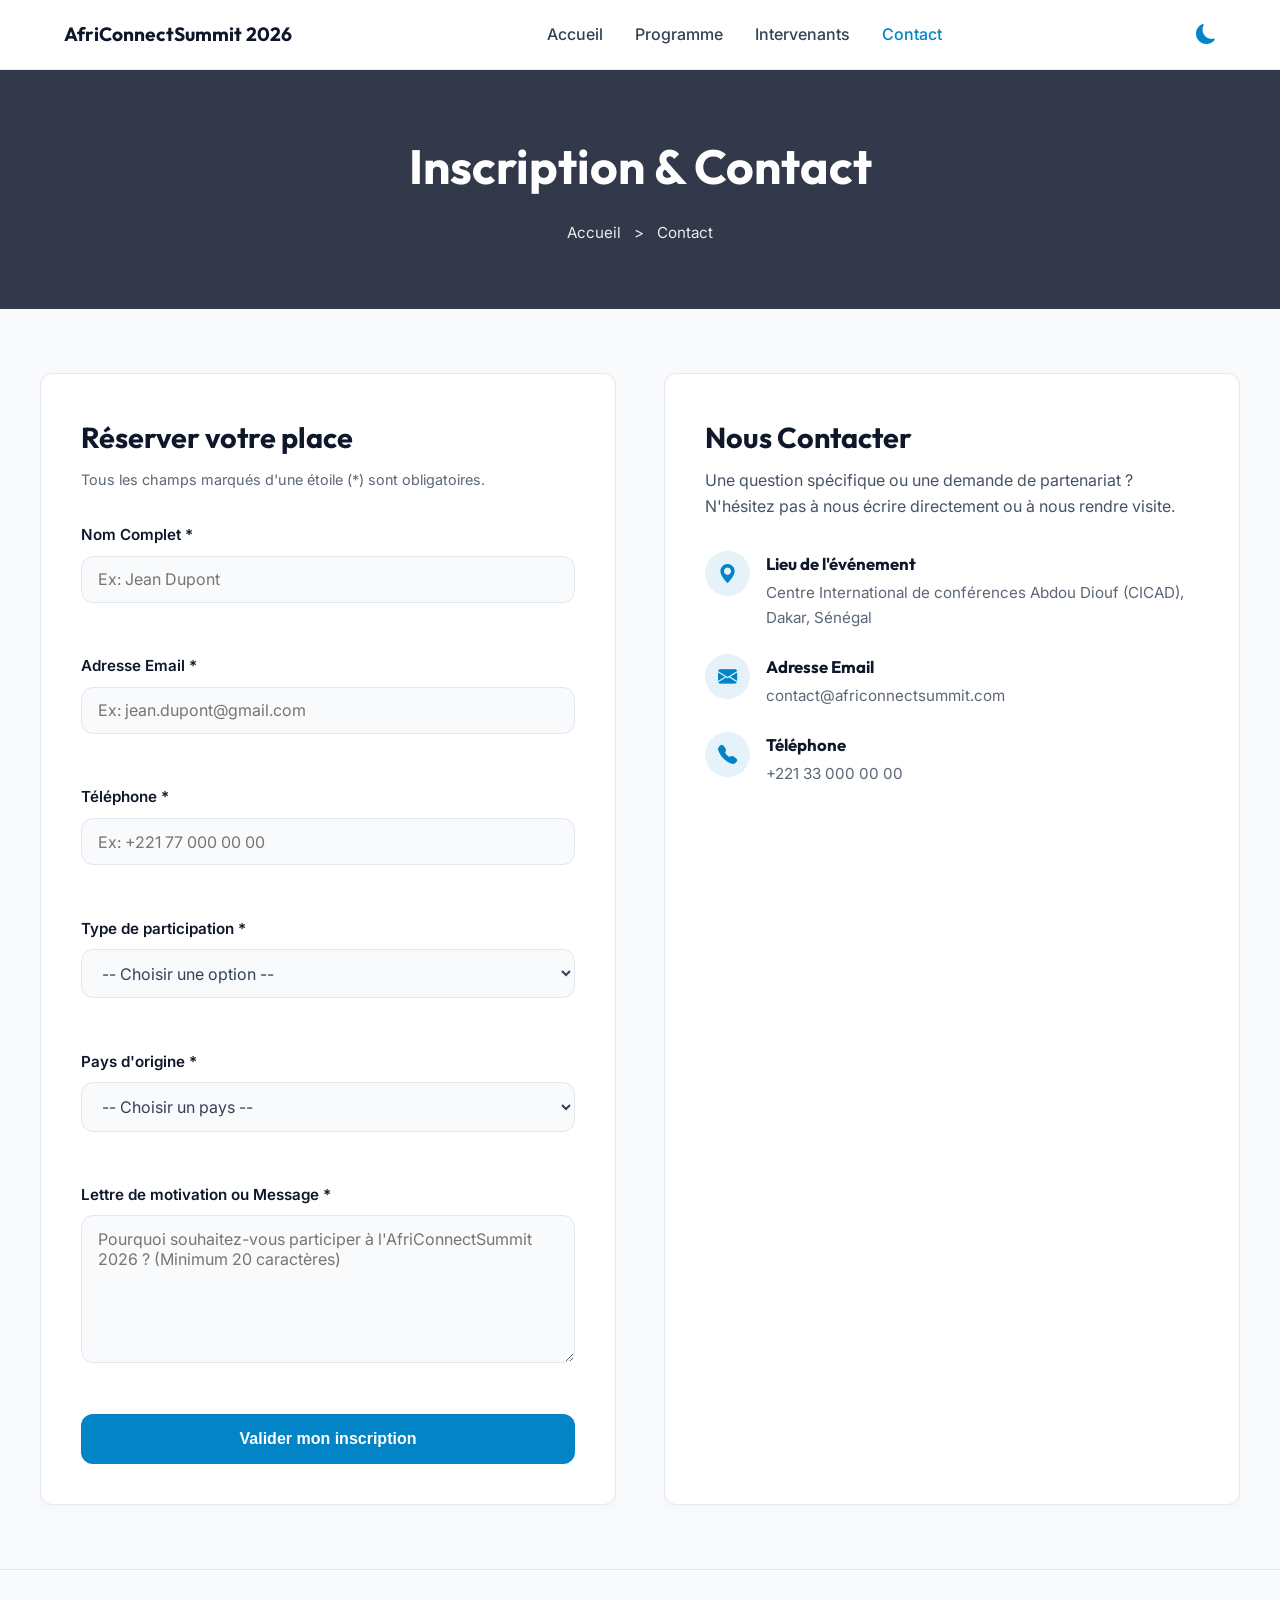
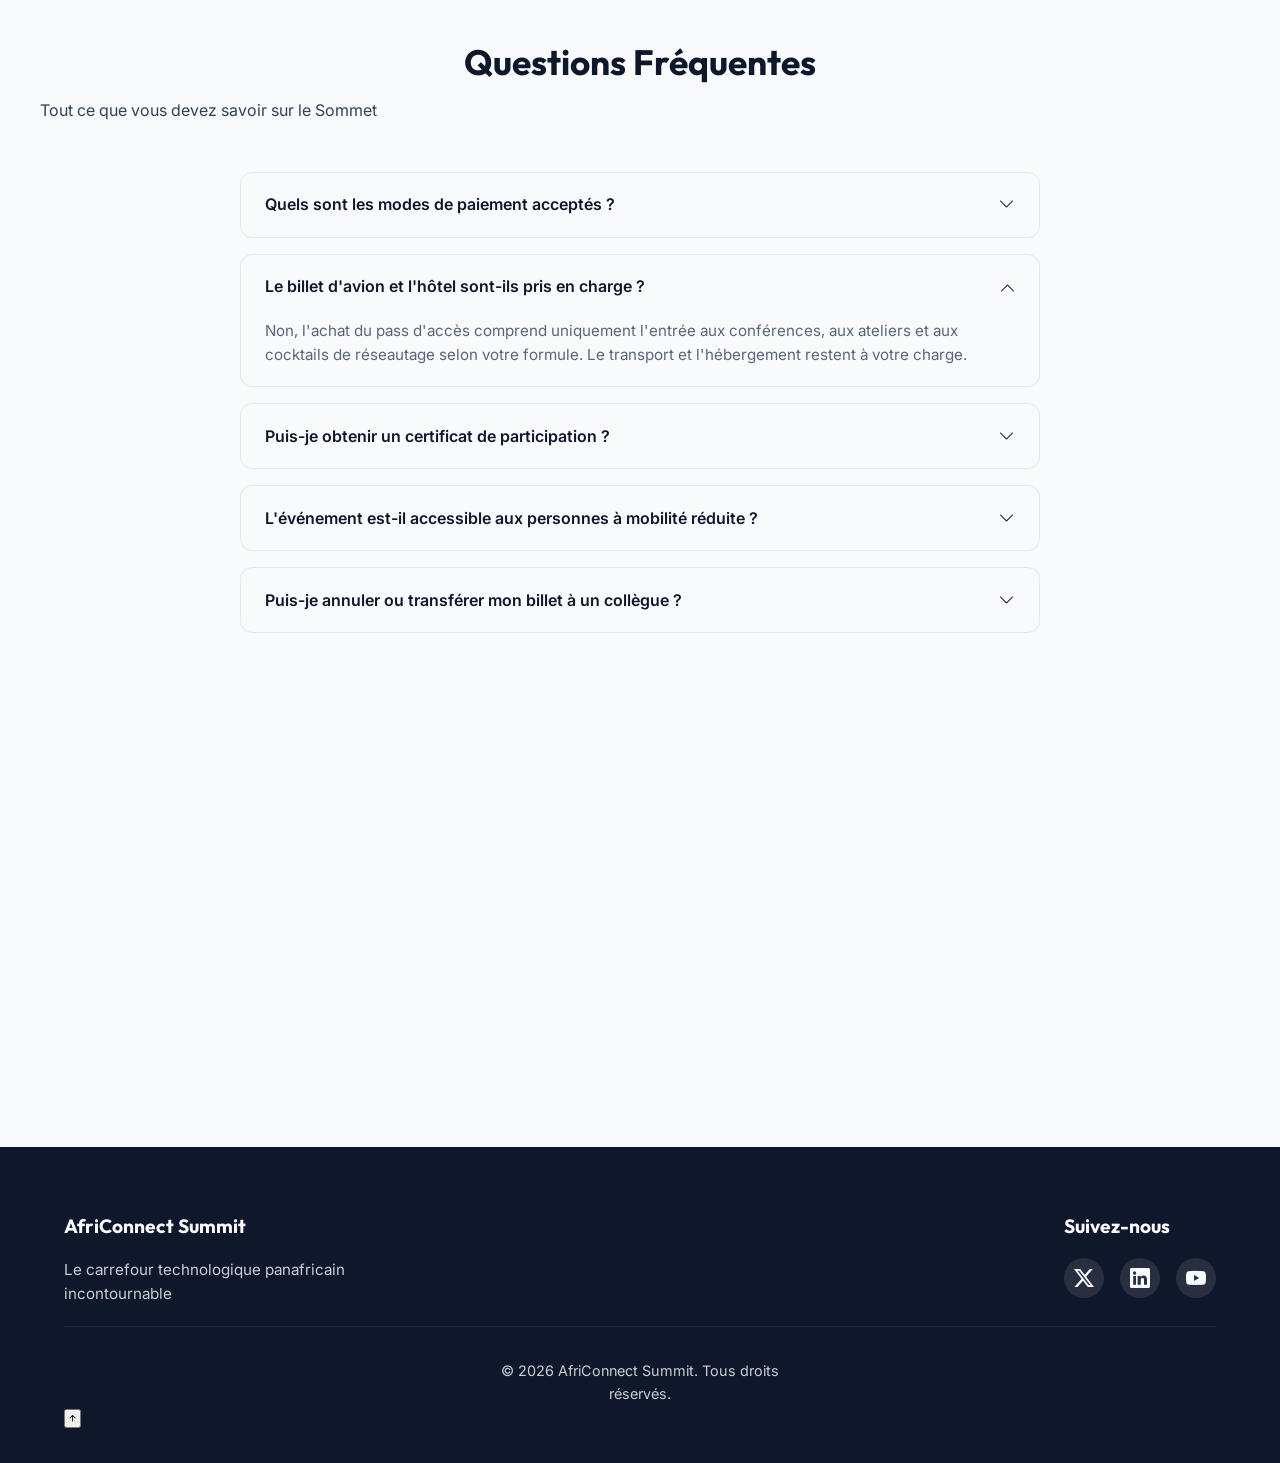
<file: contact.html>
<!DOCTYPE html>
<html lang="fr">
<head>
    <meta charset="UTF-8">
    <meta name="viewport" content="width=device-width, initial-scale=1.0">
    <title>Contact &amp; Inscription - AfriConnectSummit 2026</title>
    <!-- Bootstrap Icons -->
    <link rel="stylesheet" href="https://cdn.jsdelivr.net/npm/bootstrap-icons@1.11.3/font/bootstrap-icons.min.css">
    <link rel="preconnect" href="https://fonts.googleapis.com">
    <link rel="preconnect" href="https://fonts.gstatic.com" crossorigin>
    <link href="https://fonts.googleapis.com/css2?family=Inter:wght@400;500;600;700&family=Outfit:wght@500;600;700;800&display=swap" rel="stylesheet">
    <!-- CSS -->
    <link rel="stylesheet" href="css/style.css">
</head>
<body>
    <header>
        <nav class="navbar">
            <div class="logo">
                AfriConnectSummit 2026
            </div>
            <ul class="nav-links">
                <li><a href="index.html">Accueil</a></li>
                <li><a href="programme.html">Programme</a></li>
                <li><a href="intervenants.html">Intervenants</a></li>
                <li><a href="contact.html" class="active">Contact</a></li>
            </ul>
            <button id="theme-toggle" aria-label="Changer de thème">
                <i class="bi bi-moon-fill"></i>
            </button>
            <div class="hamburger" role="button" aria-label="Menu mobile">
                <i class="bi bi-list"></i>
            </div>
        </nav>
    </header>

    <main>
        <!-- HERO INTERNE -->
        <section class="internal-hero">
            <div class="hero-content">
                <h1>Inscription &amp; Contact</h1>
                <nav class="breadcrumb" aria-label="Fil d'Ariane">
                    <ol>
                        <li><a href="index.html">Accueil</a></li>
                        <li class="separator" aria-hidden="true">&gt;</li>
                        <li class="current" aria-current="page">Contact</li>
                    </ol>
                </nav>
            </div>
        </section>

        <!-- SECTION CONTACT & FORMULAIRE -->
        <section class="contact-section" style="padding: 4rem 0;">
            <div class="container contact-flex-container">
                
                <!-- Formulaire -->
                <div class="form-wrapper">
                    <h2>Réserver votre place</h2>
                    <p class="form-instruction">
                        Tous les champs marqués d'une étoile (*) sont obligatoires.
                    </p>

                    <div id="success-banner" class="form-success-banner" aria-live="polite" style="display:none">
                        <i class="bi bi-check-circle-fill"></i> Inscription réussie ! <br>
                        Un email de confirmation vous a été envoyé.
                    </div>

                    <form id="registration-form" novalidate>
                        <div class="form-group">
                            <label for="fullname">Nom Complet *</label>
                            <input type="text" id="fullname" name="fullname" placeholder="Ex: Jean Dupont" required>
                            <span class="error-message" id="error-fullname" aria-live="polite"></span>
                        </div>

                        <div class="form-group">
                            <label for="email">Adresse Email *</label>
                            <input type="email" id="email" name="email" placeholder="Ex: jean.dupont@gmail.com" required>
                            <span class="error-message" id="error-email" aria-live="polite"></span>
                        </div>

                        <div class="form-group">
                            <label for="Phone">Téléphone *</label>
                            <input type="tel" id="Phone" name="Phone" placeholder="Ex: +221 77 000 00 00" required>
                            <span class="error-message" id="error-phone" aria-live="polite"></span>
                        </div>

                        <div class="form-group">
                            <label for="ticket-type">Type de participation *</label>
                            <select id="ticket-type" name="ticket-type" required>
                                <option value="" disabled selected>-- Choisir une option --</option>
                                <option value="standard">Standard - Accès complet &amp; Networking</option>
                                <option value="student">Étudiant - Tarif réduit (sur justificatif)</option>
                            </select>
                            <span class="error-message" id="error-ticket" aria-live="polite"></span>
                        </div>

                        <div class="form-group">
                            <label for="country">Pays d'origine *</label>
                            <select name="country" id="country" required>
                                <option value="" disabled selected>-- Choisir un pays --</option>
                                <option value="SN">Sénégal</option>
                                <option value="CI">Côte d'Ivoire</option>
                                <option value="MA">Maroc</option>
                                <option value="CM">Cameroun</option>
                                <option value="TG">Togo</option>
                                <option value="BJ">Bénin</option>
                                <option value="BF">Burkina Faso</option>
                                <option value="ML">Mali</option>
                                <option value="GA">Gabon</option>
                                <option value="CD">RDC (République Démocratique du Congo)</option>
                            </select>
                            <span class="error-message" id="error-country" aria-live="polite"></span>
                        </div>

                        <div class="form-group">
                            <label for="motivation">Lettre de motivation ou Message *</label>
                            <textarea name="motivation" id="motivation" rows="6" placeholder="Pourquoi souhaitez-vous participer à l'AfriConnectSummit 2026 ? (Minimum 20 caractères)" required></textarea>
                            <span class="error-message" id="error-motivation" aria-live="polite"></span>
                        </div>

                        <button type="submit" class="btn btn-submit">Valider mon inscription</button>
                    </form>
                </div>

                <!-- Informations de contact -->
                <div class="info-wrapper">
                    <h2>Nous Contacter</h2>
                    <p class="info-intro">
                        Une question spécifique ou une demande de partenariat ? <br>
                        N'hésitez pas à nous écrire directement ou à nous rendre visite.
                    </p>

                    <div class="info-details">
                        <div class="info-item">
                            <div class="info-icon">
                                <i class="bi bi-geo-alt-fill" aria-hidden="true"></i>
                            </div>
                            <div>
                                <h3>Lieu de l'événement</h3>
                                <p>Centre International de conférences Abdou Diouf (CICAD), Dakar, Sénégal</p>
                            </div>
                        </div>

                        <div class="info-item">
                            <div class="info-icon">
                                <i class="bi bi-envelope-fill" aria-hidden="true"></i>
                            </div>
                            <div>
                                <h3>Adresse Email</h3>
                                <p><a href="mailto:contact@africonnectsummit.com">contact@africonnectsummit.com</a></p>
                            </div>
                        </div>

                        <div class="info-item">
                            <div class="info-icon">
                                <i class="bi bi-telephone-fill" aria-hidden="true"></i>
                            </div>
                            <div>
                                <h3>Téléphone</h3>
                                <p><a href="tel:+221330000000">+221 33 000 00 00</a></p>
                            </div>
                        </div>
                    </div>
                </div>

            </div>
        </section>

        <!-- FAQ SECTION -->
        <section class="faq-section" style="padding: 4rem 0; background-color: var(--surface-color);">
            <div class="container">
                <h2 class="section-title">Questions Fréquentes</h2>
                <p class="section-subtitle" style="margin-bottom: 3rem;">Tout ce que vous devez savoir sur le Sommet</p>
                
                <div class="faq-accordion">
                    <div class="faq-item">
                        <input type="checkbox" id="faq-q1" class="faq-checkbox">
                        <label for="faq-q1" class="faq-header">
                            <span>Quels sont les modes de paiement acceptés ?</span>
                            <i class="bi bi-chevron-down icon-arrow"></i>
                        </label>
                        <div class="faq-body">
                            <p>Nous acceptons le paiement par Carte Bancaire (Visa, Mastercard), Mobile Money (Wave, Orange Money, MTN Mobile) et par virement bancaire sur facture pour les entreprises.</p>
                        </div>
                    </div>

                    <div class="faq-item">
                        <input type="checkbox" id="faq-q2" checked class="faq-checkbox">
                        <label for="faq-q2" class="faq-header">
                            <span>Le billet d'avion et l'hôtel sont-ils pris en charge ?</span>
                            <i class="bi bi-chevron-down icon-arrow"></i>
                        </label>
                        <div class="faq-body">
                            <p>Non, l'achat du pass d'accès comprend uniquement l'entrée aux conférences, aux ateliers et aux cocktails de réseautage selon votre formule. Le transport et l'hébergement restent à votre charge.</p>
                        </div>
                    </div>

                    <div class="faq-item">
                        <input type="checkbox" id="faq-q3" class="faq-checkbox">
                        <label for="faq-q3" class="faq-header">
                            <span>Puis-je obtenir un certificat de participation ?</span>
                            <i class="bi bi-chevron-down icon-arrow"></i>
                        </label>
                        <div class="faq-body">
                            <p>Oui, un certificat officiel de participation signé par le comité d'organisation vous sera envoyé par email au format numérique sous 5 jours ouvrés après la clôture de l'événement.</p>
                        </div>
                    </div>

                    <div class="faq-item">
                        <input type="checkbox" id="faq-q4" class="faq-checkbox">
                        <label for="faq-q4" class="faq-header">
                            <span>L'événement est-il accessible aux personnes à mobilité réduite ?</span>
                            <i class="bi bi-chevron-down icon-arrow"></i>
                        </label>
                        <div class="faq-body">
                            <p>Tout à fait. Les infrastructures du CICAD à Dakar répondent strictement aux normes d'accessibilité internationales pour garantir un accès confortable à tous nos participants.</p>
                        </div>
                    </div>

                    <div class="faq-item">
                        <input type="checkbox" id="faq-q5" class="faq-checkbox">
                        <label for="faq-q5" class="faq-header">
                            <span>Puis-je annuler ou transférer mon billet à un collègue ?</span>
                            <i class="bi bi-chevron-down icon-arrow"></i>
                        </label>
                        <div class="faq-body">
                            <p>Les billets sont non remboursables. En revanche, vous pouvez transférer votre inscription gratuitement à un tiers jusqu'à 72 heures avant le début de l'événement en écrivant à notre support.</p>
                        </div>
                    </div>
                </div>
            </div>
        </section>

        <!-- MAP SECTION -->
        <section class="map-section">
            <div class="map-container">
                <iframe src="https://www.google.com/maps/embed?pb=!1m18!1m12!1m3!1d3859.957771746777!2d-17.228945823971206!3d14.715017685784948!2m3!1f0!2f0!3f0!2m3!1i1024!2i768!4f13.1!3m3!1m2!1s0xec1bc7eb7d3e091%3A0xe5435967ee7933f4!2sCICAD%20-%20Centre%20International%20de%20Conf%C3%A9rences%20Abdou%20Diouf!5e0!3m2!1sfr!2ssn!4v1715000000000!5m2!1sfr!2ssn" 
                    width="100%" 
                    height="450"
                    style="border:0;"
                    allowfullscreen=""
                    loading="lazy"
                    referrerpolicy="no-referrer-when-downgrade"></iframe>
            </div>
        </section>
    </main>

    <footer>
        <div class="footer-grid">
            <div class="footer-about">
                <h4>AfriConnect Summit</h4>
                <p>
                    Le carrefour technologique panafricain <br>
                    incontournable
                </p>
            </div>

            <div class="footer-socials">
                <h4>Suivez-nous</h4>
                <div class="social-links">
                    <a href="#" aria-label="Twitter"><i class="bi bi-twitter-x"></i></a>
                    <a href="#" aria-label="LinkedIn"><i class="bi bi-linkedin"></i></a>
                    <a href="#" aria-label="YouTube"><i class="bi bi-youtube"></i></a>
                </div>
            </div>
        </div>

        <div class="footer-bottom">
            <p>
                &copy; <span id="year"></span>
                AfriConnect Summit. Tous droits <br>
                réservés.
            </p>
        </div>

        <button class="scroll-top" aria-label="Retour en haut">
            <i class="bi bi-arrow-up-short"></i>
        </button>
    </footer>

    <!-- Script principal (Gère la validation du formulaire, le menu burger, le mode sombre, etc.) -->
    <script src="js/main.js"></script>
</body>
</html>
</file>
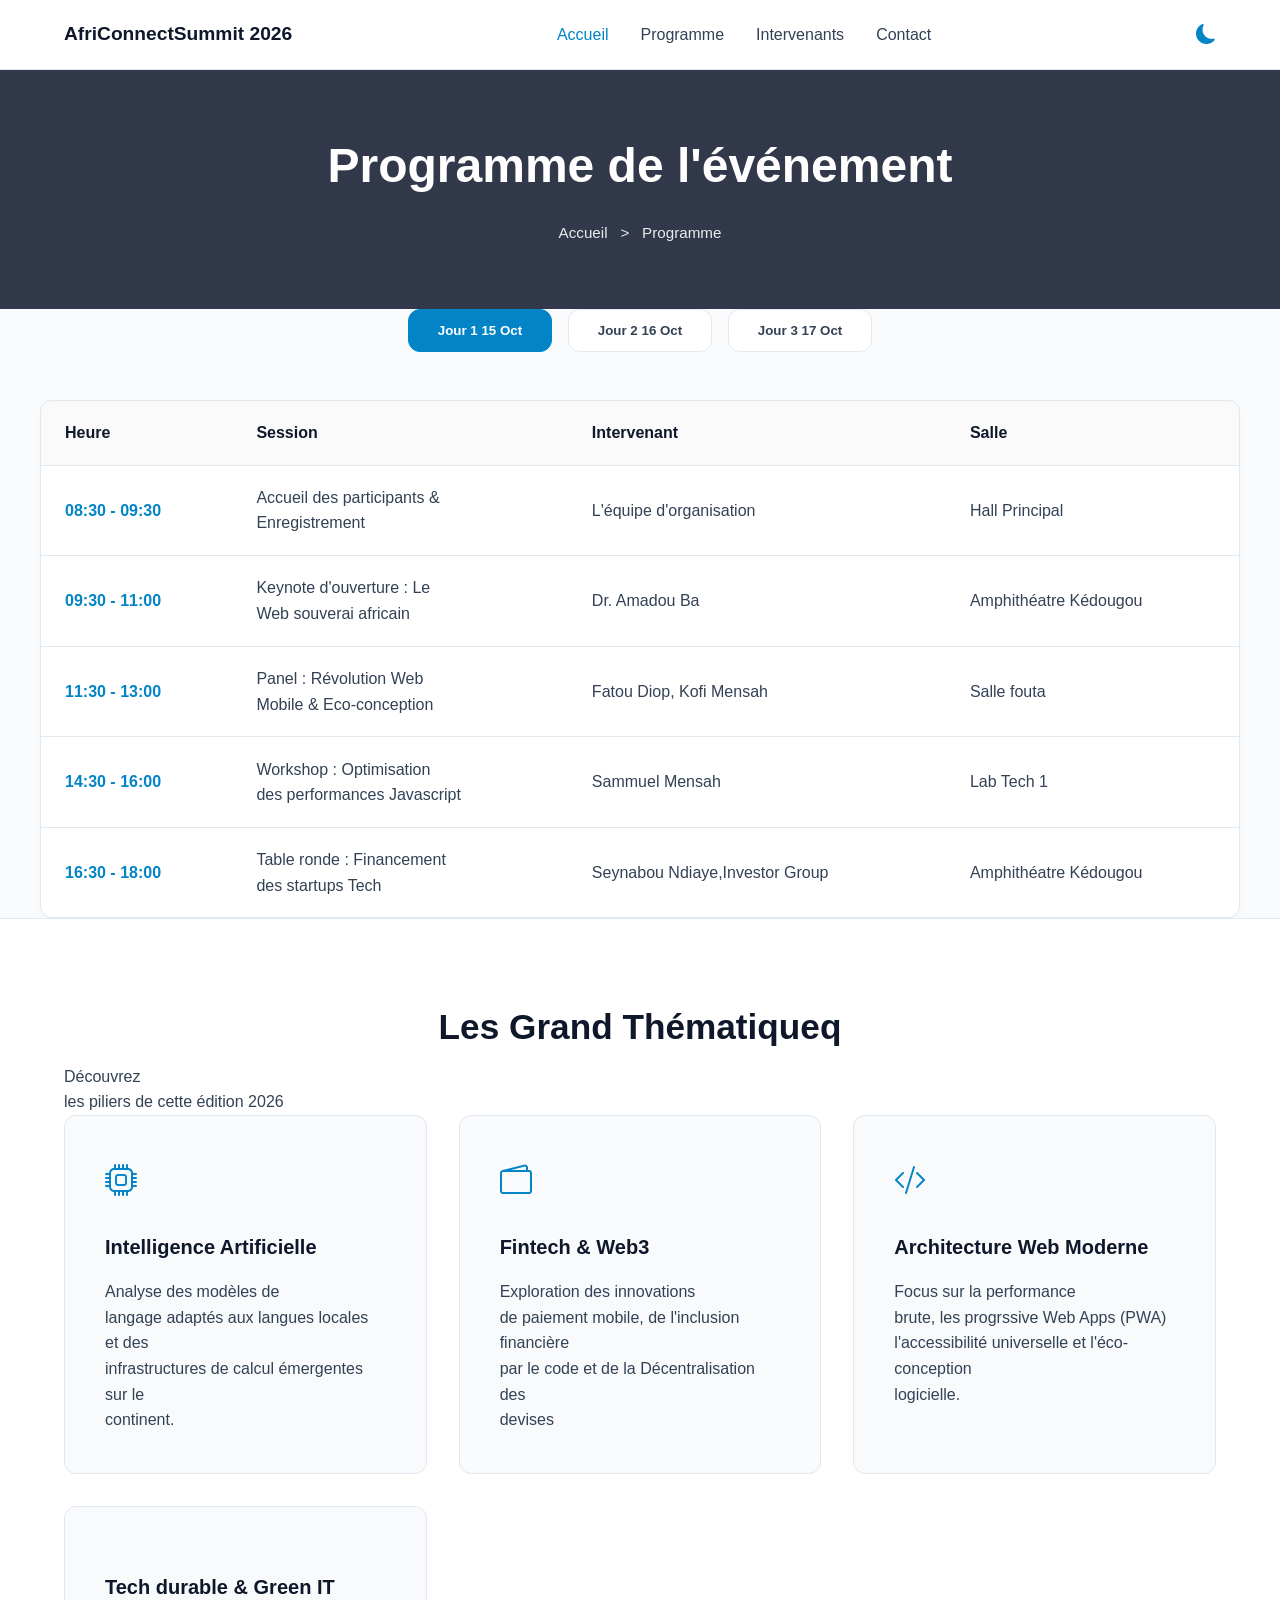
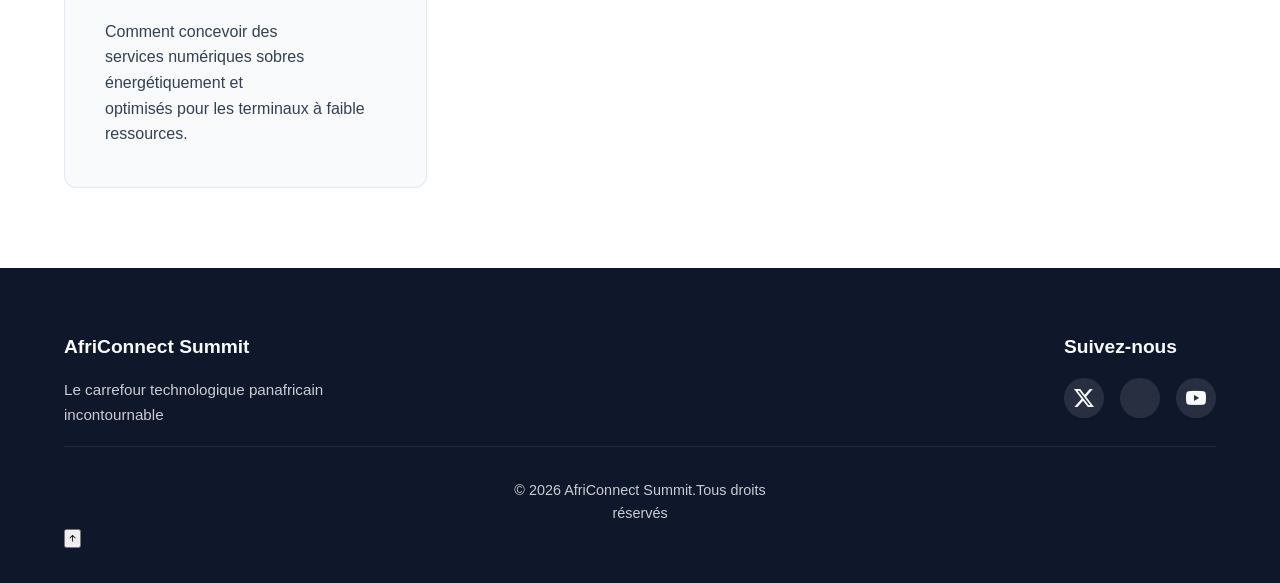
<file: progamme.html>
<!DOCTYPE html>
<html lang="en">
<head>
    <meta charset="UTF-8">
    <meta name="viewport" content="width=device-width, initial-scale=1.0">
    <title>AfriConnectSummit</title>
     <!--Bootstap Icon-->
    <link rel="stylesheet" href="https://cdn.jsdelivr.net/npm/bootstrap-icons@1.11.3/font/bootstrap-icons.min.css">
    <!--css-->
    <link rel="stylesheet" href="css/style.css">
</head>
<body>
      <header>
        <nav class="navbar">
            <div class="logo">
AfriConnectSummit 2026
            </div>
<ul class="nav-links">
<li><a href="index.html" class="active">Accueil</a>
</li>
<li><a href="progamme.html" >Programme</a></li>
<li><a href="intervenants.html">Intervenants</a></li>
<li><a href="contact.html">Contact</a></li>
</ul>
<button id="theme-toggle"
aria-label="changer de thème">
<i class="bi bi-moon-fil"></i>
</button>
<div class="hamburger">
<i class="bi bi-list"></i>
</div>
        </nav>
    </header>
    <main>
        <section class="internal-hero">
<div class="hero-content">
<h1>Programme de l'événement</h1>
<nav class="breadcrumb" aria-label="fil d'Ariane">
<ol>
    <li><a href="index.html">Accueil</a></li>
    <li class="separator" aria-hidden="true">&gt;</li>
    <li class="current" aria-current="page">Programme</li>
</ol>
</nav>
</div>
        </section>

        <section class="shedule-section">
<div class="container">
<div class="tabs-container"
role="tablist" aria-label="Planning par jour">
<button class="tab-btn active"
role="tab" aria-selected="true"
aria-controls="day1-panel" id="day1-tab"
data-day="day1">
Jour 1 <span class="tab-date">15 Oct</span>
</button>
<button class="tab-btn" role="tab"
aria-selected="false" aria-controls="day2-panel"
id="day2-tab" data-day="day2" tabindex="-1">
Jour 2 <span class="tab-date">16 Oct</span>
</button>
<button class="tab-btn" role="tab"
aria-selected="false" aria-controls="day3-panel"
id="day3-tab" data-day="day3" tabindex="-1">
Jour 3 <span class="tab-date">17 Oct</span>
</button>
</div>

<div id="day1-panel" class="tab-content active"
role="tabpanel"
aria-labelledby="day1-tab">
<div class="table-responsive">
<table class="program-table">
<thead>
    <tr>
        <th scope="col">Heure</th>
        <th scope="col">Session </th>
        <th scope="col">Intervenant</th>
        <th scope="col">Salle</th>
    </tr>
</thead>
<tbody>
    <tr>
        <td
        class="time-col">08:30 - 09:30</td>
        <td 
        class="session-title">Accueil des participants & <br>
    Enregistrement</td>
    <td>
        L'équipe d'organisation
    </td>
    <td>
        Hall Principal
    </td>
    </tr>
    <tr>
        <td 
        class="time-col">09:30 - 11:00</td>
        <td class="session-title">
Keynote d'ouverture : Le <br>
Web souverai africain
        </td>
        <td>Dr. Amadou Ba</td>
        <td>Amphithéatre Kédougou</td>
    </tr>
    <tr>
        <td
        class="time-col">11:30 - 13:00</td>
        <td
        class="session-title">Panel : Révolution Web <br>
    Mobile & Eco-conception</d>
    <td>Fatou Diop, Kofi Mensah</td>
    <td>Salle fouta</td>
    </tr>
    <tr>
        <td
        class="time-col">14:30 - 16:00</td>
        <td
        class="session-title">Workshop : Optimisation <br>
    des performances Javascript</td>
    <td>Sammuel Mensah</td>
    <td>Lab Tech 1</td>
    </tr>
    <tr>
        <td
        class="time-col">16:30 - 18:00</td>
        <td
        class="session-title">Table ronde : Financement <br>des startups Tech</td>
        <td>Seynabou Ndiaye,Investor Group</td>
        <td>Amphithéatre Kédougou</td>
    </tr>
</tbody>
</table>
</div>
</div>
<div id="day2-panel" class="tab-content"
role="tabpanel" aria-labelledby="day2-tab"
hidden>

<div class="table-responsive">
<table class="program-table">
<thead>
    <tr>
        <th
        scope="col">Heure</th>
        <th
        scope="col">Session</th>
        <th
        scope="col">Intervenant</th>
        <th
        scope="col">Salle</th>
    </tr>
</thead>
<tbody>
  <tr>
    <td
    class="time-col">09:00 - 10:30</td>
    <td
    class="session-title">Conférence : L'impact de <br>
l'IA sur le développement local</td>
<td>
    Ibrahoma Koné
</td>
<td>Amphithéatre Kédougou</td>
  </tr>  
  <tr>
    <td
    class="time-col">11:00 - 12:30</td>
    <td
    class="session-title">Masterclass : UI/UX <br>
adaptée aux débits mobiles réduits</td>
<td>Amina Sow</td>
<td>Salle Fatou</td>
  </tr>
  <tr>
    <td
    class="time-col">14:00 - 15:30</td>
    <td
    class="session-title">Session pratique : API Web <br>modernes et PWA</td>
    <td>Chinedu Okafor</td>
    <td>Lab Tech 2</td>
  </tr>
  <tr>
    <td 
    class="time-col">16:00 - 17:30</td>
    <td
    class="session-title">Panel : Cloud Computing et <br>
infrastructures régionales</td>
<td>Moussa Traoré, Elena Gomez</td>
<td>Salle Casamane</td>
  </tr>
  <tr>
    <td
    class="time-col">17:40 - 19:00</td>
    <td
    class="session-title">Pitch contest :Les innovations Web de l'année</td>
    <td>Finalistes sélectionnés</td>
    <td>Amphithéatre Kédougou

    </td>
  </tr>
</tbody>
</table>
</div>
</div>
<div id="day3-panel" class="tab-content"
role="tabpanel" aria-labelledby="day3-tab"
hidden>

<div class="table-responsive">
<table class="program-table">
<thead>
    <tr>
        <th
        scope="col">Heure</th>
        <th
        scope="col">Session</th>
        <th
        scope="col">Intervenant</th>
        <th
        scope="col">Salle</th>
    </tr>
</thead>
<tbody>
  <tr>
    <td
    class="time-col">09:30 - 11:00</td>
    <td
    class="session-title">Keynote : Cybersécurité et <br>
protection des données</td>
<td>
    Youssouf Ndiaye
</td>
<td>Amphithéatre

</td>
  </tr>  
  <tr>
    <td
    class="time-col">11:30 - 13:00</td>
    <td
    class="session-title">Atelier : <br>
Décentralisation, Web3 et opportunités</td>
<td>Amina Sow</td>
<td>Lab Tech 1</td>
  </tr>
  <tr>
    <td
    class="time-col">14:30 - 16:00</td>
    <td
    class="session-title">Restitution des travaux de <br>
recherche & Livre blanc</td>
    <td>Comité Scientifique</td>
    <td>Salle Fatou</td>
  </tr>
  <tr>
    <td 
    class="time-col">16:15 - 17:30</td>
    <td
    class="session-title">Keynote de cloture & <br>
Remise des trophées</td>
<td>Ministère du Numérique & Partenaire</td>
<td>Amphithéatre Kédougou</td>
  </tr>
  <tr>
    <td class="time-col">17:30 - 20:00</td>
    <td class="session-title">Cocktail de réseautage & <br>Soirée de gala</td>
    <td>Tous les participants</td>
    <td>Jardins du centre</td>
  </tr>
</tbody>
</table>
</div>
</div>

</div>
        </section>
        <section class="themes-section scroll-animate">
<div class="container">
<h2 class="section-title">
Les Grand Thématiqueq
</h2>
<p class="section-subtitle">Découvrez <br>
les piliers de cette édition 2026</p>
<div class="themes-grid-2x2">
<article class="theme-card">
<div class="theme-icon-box">
<i class="bi bi-cpu"
aria-hidden="true"></i>
</div>
<h3>Intelligence Artificielle</h3>
<p>Analyse des modèles de <br>
langage adaptés aux langues locales et des <br>
infrastructures de calcul émergentes sur le <br>
continent.</p>
</article>
<article class="theme-card">
<div class="theme-icon-box">
<i class="bi bi-wallet2"
aria-hidden="true"></i>
</div>
<h3> Fintech & Web3</h3>
<p> Exploration des innovations <br>
    de paiement mobile, de l'inclusion financière <br>
    par le code et de la Décentralisation des <br>
    devises
</p>
</article>
<article class="theme-card">
<div class="theme-icon-box">
<i class="bi bi-code-slash"
aria-hidden="true"></i>
</div>
<h3>Architecture Web Moderne</h3>
<p>Focus sur la performance <br>
    brute, les progrssive Web Apps (PWA) <br>
    l'accessibilité universelle et l'éco-conception <br>
    logicielle.
</p>
</article>
<article class="theme-card">
<div class="theme-icon-box">
<i class="bi bi-globe-africa"
aria-hidden="true"></i>
</div>
<h3>Tech durable & Green IT</h3>
<p>Comment concevoir des <br>
services numériques sobres énergétiquement et <br>
optimisés pour les terminaux à faible <br>ressources.</p>
</article>
</div>
</div>
        </section>
         <footer>
        <div class="footer-grid">
            <div class="footer-about">
<h4>AfriConnect Summit</h4>
<p>
    Le carrefour technologique panafricain <br>
    incontournable
</p>
            </div>

            <div class="footer-socials">
<h4>
    Suivez-nous
</h4>
<div class="social-links">
<a href="#">
    <i class="bi bi-twitter-x"></i>
</a>
<a href="#">
    <i class="bi bi-linkdin"></i>
</a>
<a href="#">
    <i class="bi bi-youtube"></i>
</a>
</div>
            </div>
        </div>

        <div class="footer-bottom">
<p>
    &copy; <span id="year"></span>
    AfriConnect Summit.Tous droits <br>
    réservés
</p>
        </div>

        <button class="scroll-top">
<i class="bi bi-arrow-up-short"></i>
        </button>
    </footer>
    </main>
     <script src="js/main.js"></script>
</body>

</html>
</file>
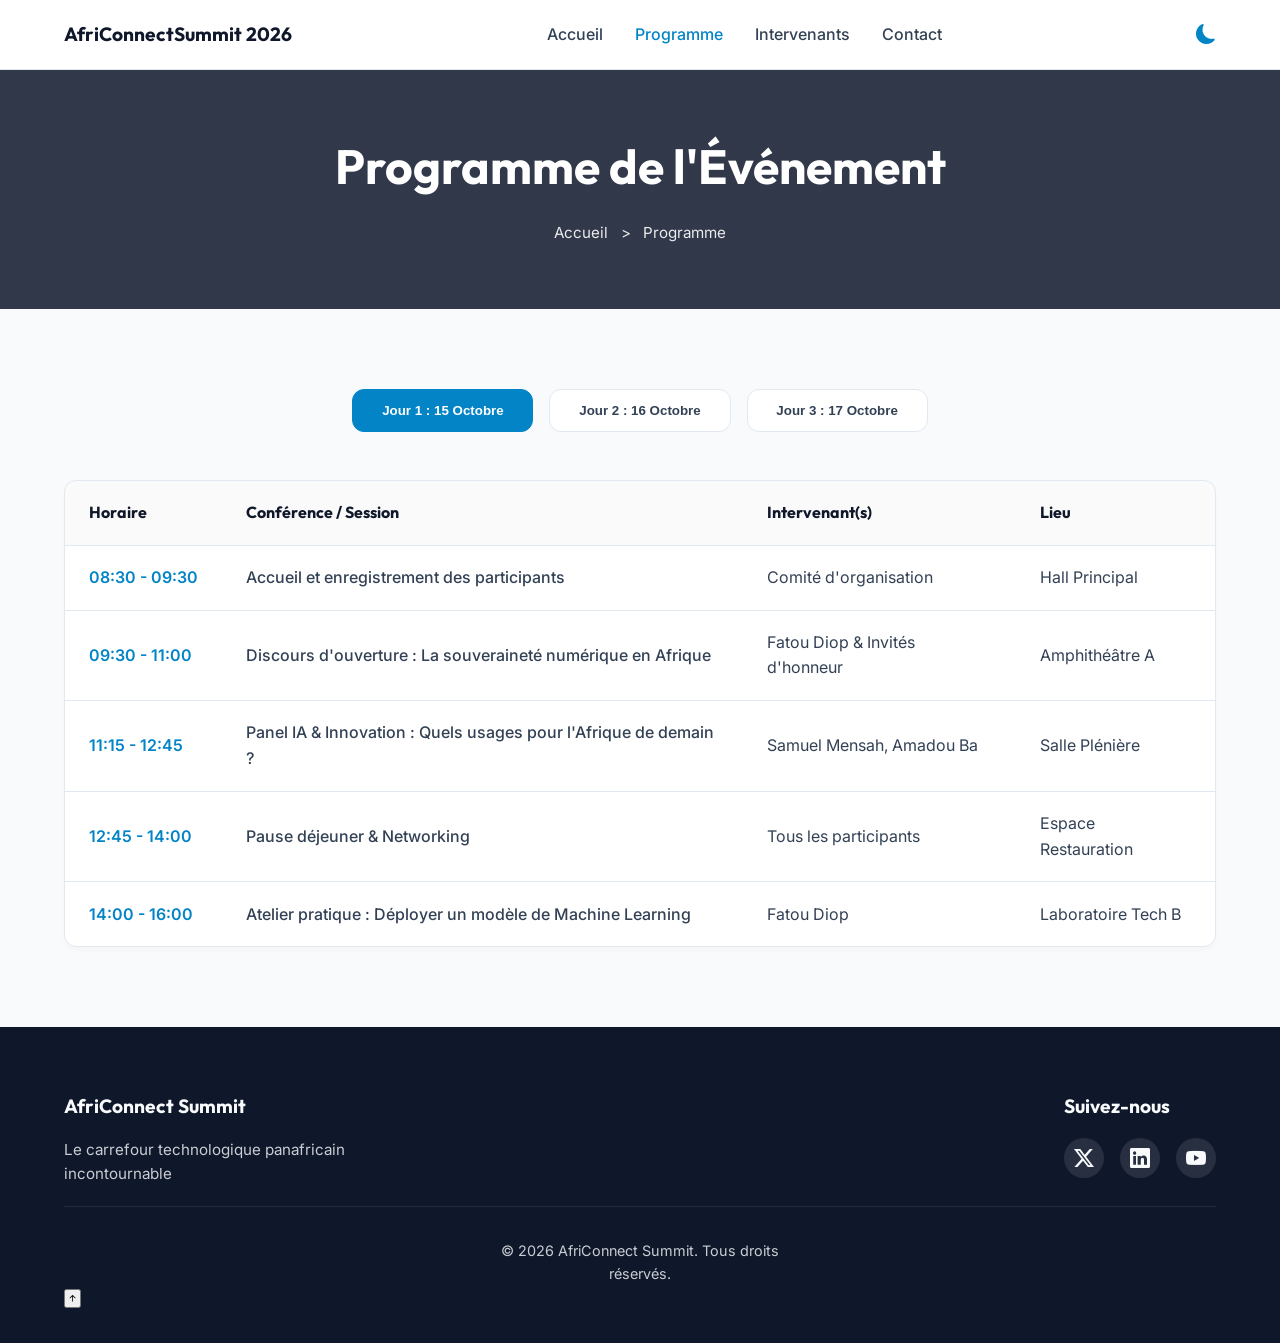
<file: programme.html>
<!DOCTYPE html>
<html lang="fr">
<head>
    <meta charset="UTF-8">
    <meta name="viewport" content="width=device-width, initial-scale=1.0">
    <title>Programme - AfriConnectSummit 2026</title>
    <!-- Bootstrap Icons -->
    <link rel="stylesheet" href="https://cdn.jsdelivr.net/npm/bootstrap-icons@1.11.3/font/bootstrap-icons.min.css">
    <link rel="preconnect" href="https://fonts.googleapis.com">
    <link rel="preconnect" href="https://fonts.gstatic.com" crossorigin>
    <link href="https://fonts.googleapis.com/css2?family=Inter:wght@400;500;600;700&family=Outfit:wght@500;600;700;800&display=swap" rel="stylesheet">
    <!-- CSS -->
    <link rel="stylesheet" href="css/style.css">
</head>
<body>
    <header>
        <nav class="navbar">
            <div class="logo">
                AfriConnectSummit 2026
            </div>
            <ul class="nav-links">
                <li><a href="index.html">Accueil</a></li>
                <li><a href="programme.html" class="active">Programme</a></li>
                <li><a href="intervenants.html">Intervenants</a></li>
                <li><a href="contact.html">Contact</a></li>
            </ul>
            <button id="theme-toggle" aria-label="Changer de thème">
                <i class="bi bi-moon-fill"></i>
            </button>
            <div class="hamburger" role="button" aria-label="Menu mobile">
                <i class="bi bi-list"></i>
            </div>
        </nav>
    </header>

    <main>
        <!-- HERO INTERNE -->
        <section class="internal-hero">
            <div class="hero-content">
                <h1>Programme de l'Événement</h1>
                <nav class="breadcrumb" aria-label="Fil d'Ariane">
                    <ol>
                        <li><a href="index.html">Accueil</a></li>
                        <li class="separator" aria-hidden="true">&gt;</li>
                        <li class="current" aria-current="page">Programme</li>
                    </ol>
                </nav>
            </div>
        </section>

        <!-- SECTION PROGRAMME & ONGLETS -->
        <section class="schedule-section">
            <div class="container">
                <div class="tabs-container" role="tablist">
                    <button class="tab-btn active" data-target="day1" role="tab">Jour 1 : 15 Octobre</button>
                    <button class="tab-btn" data-target="day2" role="tab">Jour 2 : 16 Octobre</button>
                    <button class="tab-btn" data-target="day3" role="tab">Jour 3 : 17 Octobre</button>
                </div>

                <!-- JOUR 1 -->
                <div id="day1" class="tab-content active" role="tabpanel">
                    <div class="table-responsive">
                        <table class="program-table">
                            <thead>
                                <tr>
                                    <th>Horaire</th>
                                    <th>Conférence / Session</th>
                                    <th>Intervenant(s)</th>
                                    <th>Lieu</th>
                                </tr>
                            </thead>
                            <tbody>
                                <tr>
                                    <td class="time-col">08:30 - 09:30</td>
                                    <td class="session-title">Accueil et enregistrement des participants</td>
                                    <td>Comité d'organisation</td>
                                    <td>Hall Principal</td>
                                </tr>
                                <tr>
                                    <td class="time-col">09:30 - 11:00</td>
                                    <td class="session-title">Discours d'ouverture : La souveraineté numérique en Afrique</td>
                                    <td>Fatou Diop &amp; Invités d'honneur</td>
                                    <td>Amphithéâtre A</td>
                                </tr>
                                <tr>
                                    <td class="time-col">11:15 - 12:45</td>
                                    <td class="session-title">Panel IA &amp; Innovation : Quels usages pour l'Afrique de demain ?</td>
                                    <td>Samuel Mensah, Amadou Ba</td>
                                    <td>Salle Plénière</td>
                                </tr>
                                <tr>
                                    <td class="time-col">12:45 - 14:00</td>
                                    <td class="session-title">Pause déjeuner &amp; Networking</td>
                                    <td>Tous les participants</td>
                                    <td>Espace Restauration</td>
                                </tr>
                                <tr>
                                    <td class="time-col">14:00 - 16:00</td>
                                    <td class="session-title">Atelier pratique : Déployer un modèle de Machine Learning</td>
                                    <td>Fatou Diop</td>
                                    <td>Laboratoire Tech B</td>
                                </tr>
                            </tbody>
                        </table>
                    </div>
                </div>

                <!-- JOUR 2 -->
                <div id="day2" class="tab-content" role="tabpanel">
                    <div class="table-responsive">
                        <table class="program-table">
                            <thead>
                                <tr>
                                    <th>Horaire</th>
                                    <th>Conférence / Session</th>
                                    <th>Intervenant(s)</th>
                                    <th>Lieu</th>
                                </tr>
                            </thead>
                            <tbody>
                                <tr>
                                    <td class="time-col">09:00 - 10:30</td>
                                    <td class="session-title">Fintech et Capital Risque : Financer la croissance tech</td>
                                    <td>Samuel Mensah, Seydouna Ndiaye</td>
                                    <td>Amphithéâtre A</td>
                                </tr>
                                <tr>
                                    <td class="time-col">10:45 - 12:15</td>
                                    <td class="session-title">UX/UI Design : Concevoir des produits adaptés aux réalités africaines</td>
                                    <td>Amina Bella, Kofi Mensah</td>
                                    <td>Salle Plénière</td>
                                </tr>
                                <tr>
                                    <td class="time-col">12:15 - 13:30</td>
                                    <td class="session-title">Déjeuner &amp; Rencontres B2B</td>
                                    <td>Tous les participants</td>
                                    <td>Espace Restauration</td>
                                </tr>
                                <tr>
                                    <td class="time-col">13:30 - 16:30</td>
                                    <td class="session-title">Masterclass Cybersécurité &amp; Gouvernance des Données</td>
                                    <td>Youssoufa Mensah, Elena Gomez</td>
                                    <td>Laboratoire Tech A</td>
                                </tr>
                            </tbody>
                        </table>
                    </div>
                </div>

                <!-- JOUR 3 -->
                <div id="day3" class="tab-content" role="tabpanel">
                    <div class="table-responsive">
                        <table class="program-table">
                            <thead>
                                <tr>
                                    <th>Horaire</th>
                                    <th>Conférence / Session</th>
                                    <th>Intervenant(s)</th>
                                    <th>Lieu</th>
                                </tr>
                            </thead>
                            <tbody>
                                <tr>
                                    <td class="time-col">09:30 - 11:00</td>
                                    <td class="session-title">Présentation des projets lauréats du Hackathon Panafricain</td>
                                    <td>Les finalistes &amp; Jury</td>
                                    <td>Amphithéâtre A</td>
                                </tr>
                                <tr>
                                    <td class="time-col">11:15 - 12:30</td>
                                    <td class="session-title">Table ronde de clôture : Bilan et perspectives 2030</td>
                                    <td>Comité de direction &amp; Experts</td>
                                    <td>Salle Plénière</td>
                                </tr>
                                <tr>
                                    <td class="time-col">12:30 - 14:00</td>
                                    <td class="session-title">Cocktail de clôture et remise des certifications</td>
                                    <td>Tous les participants</td>
                                    <td>Jardin du CICAD</td>
                                </tr>
                            </tbody>
                        </table>
                    </div>
                </div>

            </div>
        </section>
    </main>

    <footer>
        <div class="footer-grid">
            <div class="footer-about">
                <h4>AfriConnect Summit</h4>
                <p>
                    Le carrefour technologique panafricain <br>
                    incontournable
                </p>
            </div>

            <div class="footer-socials">
                <h4>Suivez-nous</h4>
                <div class="social-links">
                    <a href="#" aria-label="Twitter"><i class="bi bi-twitter-x"></i></a>
                    <a href="#" aria-label="LinkedIn"><i class="bi bi-linkedin"></i></a>
                    <a href="#" aria-label="YouTube"><i class="bi bi-youtube"></i></a>
                </div>
            </div>
        </div>

        <div class="footer-bottom">
            <p>
                &copy; <span id="year"></span>
                AfriConnect Summit. Tous droits <br>
                réservés.
            </p>
        </div>

        <button class="scroll-top" aria-label="Retour en haut">
            <i class="bi bi-arrow-up-short"></i>
        </button>
    </footer>

    <!-- Script principal -->
    <script src="js/main.js"></script>
</body>
</html>
</file>
<file: css/style.css>
/*
====================================
VARIABLES & CONFIGURATION GLOBALE
====================================
*/
:root {
    --primary-color: #0f172a;
    --secondary-color: #0284c7;
    --accent-color: #f59e0b;
    --bg-color: #f8fafc;
    --text-color: #334155;
    --card-bg: #ffffff;
    --border-color: #e2e8f0;
    --font-heading: 'Outfit', sans-serif;
    --font-body: 'Inter', sans-serif;
    --transition: all 0.3s ease;
    --radius: 12px;
}

[data-theme="dark"] {
    --primary-color: #f8fafc;
    --secondary-color: #38bdf8;
    --accent-color: #fbbf24;
    --bg-color: #0f172a;
    --text-color: #cbd5e1;
    --card-bg: #1e293b;
    --border-color: #334155;
}

/*RESET & BASE*/
* {
    margin: 0;
    padding: 0;
    box-sizing: border-box;
}

body {
    font-family: var(--font-body);
    background-color: var(--bg-color);
    color: var(--text-color);
    line-height: 1.6;
    transition: var(--transition);
}

a {
    text-decoration: none;
    color: inherit;
}

ul {
    list-style: none;
}

/*
========================================
NAVBAR FIXE & RESPONSIVE
========================================
*/
.navbar {
    position: fixed;
    top: 0;
    left: 0;
    width: 100%;
    display: flex;
    justify-content: space-between;
    align-items: center;
    padding: 1.2rem 5%;
    background-color: var(--card-bg);
    border-bottom: 1px solid var(--border-color);
    z-index: 1000;
    transition: var(--transition);
}

.logo {
    font-family: var(--font-heading);
    font-weight: 700;
    font-size: 1.2rem;
    color: var(--primary-color);
}

.nav-links {
    display: flex;
    gap: 2rem;
    align-items: center;
}

.nav-links a {
    font-weight: 500;
    transition: var(--transition);
}

.nav-links a:hover,
.nav-links a.active {
    color: var(--secondary-color);
}

#theme-toggle,
.hamburger {
    background: none;
    border: none;
    font-size: 1.25rem;
    cursor: pointer;
    color: var(--secondary-color);
}

.hamburger {
    display: none;
}

/*
======================================
HERO SECTION
======================================
*/
.hero {
    min-height: 100vh;
    display: flex;
    align-items: center;
    justify-content: center;
    text-align: center;
    padding: 0 1rem;
    background: linear-gradient(
        rgba(15, 23, 42, 0.7),
        rgba(15, 23, 42, 0.7)
    ),
    url('../images/k.avif') no-repeat center center/cover;
    color: #ffffff;
}

.hero-content h1 {
    font-family: var(--font-heading);
    font-size: clamp(2.5rem, 5vw, 4rem);
    margin-bottom: 1rem;
}

.hero-date {
    font-size: 1.2rem;
    margin-bottom: 2rem;
    color: var(--accent-color);
}

.hero-buttons {
    display: flex;
    gap: 1rem;
    justify-content: center;
    margin-bottom: 3rem;
    flex-wrap: wrap;
}

.btn {
    padding: 0.8rem 1.5rem;
    border-radius: var(--radius);
    font-weight: 600;
    transition: var(--transition);
    display: inline-block;
}

.btn-primary {
    background-color: var(--secondary-color);
    color: #ffffff;
}

.btn-primary:hover {
    opacity: 0.9;
    transform: translateY(-2px);
}

/*
===============================
COMPTE A REBOURS
===============================
*/
.countdown-container {
    display: flex;
    gap: 1.5rem;
    justify-content: center;
}

.countdown-item {
    background: rgba(255, 255, 255, 0.1);
    backdrop-filter: blur(10px);
    padding: 1rem;
    border-radius: var(--radius);
    min-width: 80px;
    border: 1px solid rgba(255, 255, 255, 0.2);
}

.countdown-item span {
    font-family: var(--font-heading);
    font-size: 1.75rem;
    font-weight: 700;
    display: block;
}

.countdown-item p {
    font-size: 0.85rem;
    text-transform: uppercase;
}

/*
===================================
MEDIA QUERIES RESPONSIVE
===================================
*/
@media(max-width: 768px) {
    .nav-links {
        display: none;
    }
    .hamburger {
        display: block;
    }
    .countdown-container {
        gap: 0.5rem;
    }
    .countdown-item {
        min-width: 65px;
        padding: 0.5rem;
    }
}

/*
===============================
SECTION CHIFFRES CLES (GRID)
===============================
*/
.stats-section {
    padding: 5rem 5%;
    background-color: var(--card-bg);
    border-top: 1px solid var(--border-color);
    border-bottom: 1px solid var(--border-color);
}

.stats-grid {
    display: grid;
    grid-template-columns: repeat(auto-fit, minmax(220px, 1fr));
    gap: 2rem;
    text-align: center;
}

.stats-card h3 {
    font-family: var(--font-heading);
    font-size: 2.5rem;
    color: var(--secondary-color);
    margin-bottom: 0.5rem;
}

.stats-card p {
    color: var(--text-color);
    font-weight: 500;
}

/*
===========================
SECTION BENEFICES (FLEXBOX)
===========================
*/
.benefits-section {
    padding: 6rem 5%;
    text-align: center;
}

.benefits-section h2 {
    font-family: var(--font-heading);
    font-size: 2.2rem;
    margin-bottom: 3rem;
    color: var(--primary-color);
}

.benefits-flex {
    display: flex;
    gap: 2rem;
    justify-content: center;
    flex-wrap: wrap;
}

.benefits-card {
    background-color: var(--card-bg);
    border: 1px solid var(--border-color);
    padding: 2.5rem 2rem;
    border-radius: var(--radius);
    flex: 1;
    min-width: 280px;
    max-height: 350px;
    text-align: left;
    transition: var(--transition);
}

.benefits-card:hover {
    transform: translateY(-5px);
    box-shadow: 0 10px 25px rgba(0, 0, 0, 0.05);
}

.benefits-icon {
    font-size: 2rem;
    color: var(--secondary-color);
    margin-bottom: 1.5rem;
}

.benefits-card h3 {
    font-family: var(--font-heading);
    font-size: 1.25rem;
    margin-bottom: 1rem;
    color: var(--primary-color);
}

/*
================================
SECTION INTERVENANTS VEDETTES (GRID)
================================
*/
.featured-speakers {
    padding: 6rem 5%;
    background-color: var(--card-bg);
    border-top: 1px solid var(--border-color);
}

.featured-speakers h2 {
    font-family: var(--font-heading);
    font-size: 2.2rem;
    text-align: center;
    margin-bottom: 3rem;
    color: var(--primary-color);
}

.speakers-preview-grid {
    display: grid;
    grid-template-columns: repeat(auto-fit, minmax(250px, 1fr));
    gap: 2rem;
    margin-bottom: 3rem;
}

.speaker-card {
    background-color: var(--bg-color);
    border: 1px solid var(--border-color);
    border-radius: var(--radius);
    overflow: hidden;
    transition: var(--transition);
}

.speaker-card:hover {
    transform: translateY(-5px);
    box-shadow: 0 10px 20px rgba(0, 0, 0, 0.1);
}

.speaker-img-wrapper {
    height: 280px;
    overflow: hidden;
}

.speaker-img-wrapper img {
    width: 100%;
    height: 100%;
    object-fit: cover;
    transition: var(--transition);
}

.speaker-card:hover .speaker-img-wrapper img {
    transform: scale(1.05);
}

.speaker-card h3 {
    font-family: var(--font-heading);
    font-size: 1.2rem;
    padding: 1.2rem 1.2rem 0.3rem 1.2rem;
    color: var(--primary-color);
}

.speaker-role {
    padding: 0 1.2rem;
    font-size: 0.9rem;
    color: var(--secondary-color);
    font-weight: 500;
}

.speaker-country {
    padding: 0.5rem 1.2rem 1.2rem 1.2rem;
    font-size: 0.85rem;
    color: var(--text-color);
    opacity: 0.8;
}

.center-btn {
    text-align: center;
}

.btn-outline {
    border: 2px solid var(--secondary-color);
    color: var(--secondary-color);
    background: transparent;
}

.btn-outline:hover {
    background-color: var(--secondary-color);
    color: #ffffff;
}

/*
========================================
SECTION SPONSORS & FOOTER
========================================
*/
.sponsors-section {
    padding: 6rem 5%;
    text-align: center;
}

.sponsors-section h2 {
    font-family: var(--font-heading);
    font-size: 2.2rem;
    margin-bottom: 3rem;
    color: var(--primary-color);
}

.sponsors-tier {
    margin-bottom: 2.5rem;
}

.sponsors-tier h3 {
    font-size: 1.1rem;
    color: var(--text-color);
    margin-bottom: 1rem;
    text-transform: uppercase;
    letter-spacing: 1px;
}

.logos-container {
    display: flex;
    justify-content: center;
    gap: 2rem;
    flex-wrap: wrap;
}

.sponsor-logo {
    background-color: var(--card-bg);
    border: 1px solid var(--border-color);
    padding: 1rem 2rem;
    border-radius: var(--radius);
    color: var(--text-color);
}

footer {
    background-color: var(--primary-color);
    color: #f8fafc;
    padding: 4rem 5% 2rem 5%;
}

.footer-grid {
    display: flex;
    justify-content: space-between;
    flex-wrap: wrap;
    gap: 2rem;
    margin-bottom: 1.2rem;
}

.footer-about h4,
.footer-socials h4 {
    font-family: var(--font-heading);
    margin-bottom: 1rem;
    font-size: 1.2rem;
}

.footer-about p {
    opacity: 0.8;
    font-size: 0.95rem;
}

.social-links {
    display: flex;
    gap: 1rem;
    font-size: 1.25rem;
}

.social-links a {
    background: rgba(255, 255, 255, 0.1);
    width: 40px;
    height: 40px;
    display: flex;
    align-items: center;
    justify-content: center;
    border-radius: 50%;
    transition: var(--transition);
}

.social-links a:hover {
    background-color: var(--secondary-color);
}

.footer-bottom {
    text-align: center;
    padding-top: 2rem;
    border-top: 1px solid rgba(255, 255, 255, 0.1);
    font-size: 0.9rem;
    opacity: 0.8;
}

/*
======================================
PAGES INTERNES & HERO INTERNE
======================================
*/
.internal-hero {
    padding: 8rem 5% 4rem 5%;
    background: linear-gradient(
        rgba(15, 23, 42, 0.85),
        rgba(15, 23, 42, 0.85)
    ),
    url('https://images.unsplash.com/photo-1515187029135-18ee286d815b?w=1200') no-repeat center center/cover;
    color: #ffffff;
    text-align: center;
}

.internal-hero h1 {
    font-family: var(--font-heading);
    font-size: clamp(2rem, 4vw, 3rem);
    margin-bottom: 1rem;
}

.breadcrumb ol {
    display: flex;
    justify-content: center;
    gap: 0.5rem;
    list-style: none;
    font-size: 0.95rem;
    opacity: 0.9;
}

.breadcrumb .separator {
    margin: 0 0.3rem;
}

.breadcrumb a:hover {
    color: var(--secondary-color);
    text-decoration: underline;
}

/*
=================================
PAGES PROGRAMME & ONGLETS
=================================
*/
.schedule-section {
    padding: 5rem 5%;
}

.container {
    max-width: 1200px;
    margin: 0 auto;
}

.tabs-container {
    display: flex;
    justify-content: center;
    gap: 1rem;
    margin-bottom: 3rem;
    flex-wrap: wrap;
}

.tab-btn {
    background-color: var(--card-bg);
    border: 1px solid var(--border-color);
    color: var(--text-color);
    padding: 0.8rem 1.8rem;
    border-radius: var(--radius);
    font-weight: 600;
    cursor: pointer;
    transition: var(--transition);
}

.tab-btn.active,
.tab-btn:hover {
    background-color: var(--secondary-color);
    color: #ffffff;
    border-color: var(--secondary-color);
}

.tab-content {
    display: none;
}

.tab-content.active {
    display: block;
    animation: fadeIn 0.5s ease;
}

@keyframes fadeIn {
    from {
        opacity: 0;
        transform: translateY(10px);
    }
    to {
        opacity: 1;
        transform: translateY(0);
    }
}

.table-responsive {
    overflow-x: auto;
    background-color: var(--card-bg);
    border: 1px solid var(--border-color);
    border-radius: var(--radius);
    box-shadow: 0 4px 6px rgba(0, 0, 0, 0.02);
}

.program-table {
    width: 100%;
    border-collapse: collapse;
    text-align: left;
}

.program-table th,
.program-table td {
    padding: 1.2rem 1.5rem;
    border-bottom: 1px solid var(--border-color);
}

.program-table th {
    font-family: var(--font-heading);
    background-color: rgba(0, 0, 0, 0.02);
    color: var(--primary-color);
}

[data-theme="dark"] .program-table th {
    background-color: rgba(255, 255, 255, 0.02);
    color: var(--primary-color);
}

.program-table tr:last-child td {
    border-bottom: none;
}

.time-col {
    font-weight: 600;
    color: var(--secondary-color);
    white-space: nowrap;
}

.session-title {
    font-weight: 500;
}

/*
==============================
GRILLE THEMATIQUES (GRID)
==============================
*/
.themes-section {
    padding: 5rem 5%;
    background-color: var(--card-bg);
    border-top: 1px solid var(--border-color);
}

.section-title {
    font-family: var(--font-heading);
    font-size: 2.2rem;
    text-align: center;
    color: var(--primary-color);
    margin-bottom: 0.5rem;
}

.themes-subtitle {
    text-align: center;
    color: var(--text-color);
    opacity: 0.8;
    margin-bottom: 3rem;
}

.themes-grid-2x2 {
    display: grid;
    grid-template-columns: repeat(auto-fit, minmax(280px, 1fr));
    gap: 2rem;
}

.theme-card {
    background-color: var(--bg-color);
    border: 1px solid var(--border-color);
    padding: 2.5rem;
    border-radius: var(--radius);
    transition: var(--transition);
}

.theme-card:hover {
    transform: translateY(-5px);
    box-shadow: 0 10px 20px rgba(0, 0, 0, 0.05);
}

.theme-icon-box {
    font-size: 2rem;
    color: var(--secondary-color);
    margin-bottom: 1.5rem;
}

.theme-card h3 {
    font-family: var(--font-heading);
    font-size: 1.25rem;
    margin-bottom: 1rem;
    color: var(--primary-color);
}

/*
================================
FILTRES INTERVENANTS
================================
*/
.filters-section {
    padding: 3rem 5% 1rem;
}

.filters-container {
    display: flex;
    justify-content: center;
    gap: 1rem;
    flex-wrap: wrap;
}

.filter-btn {
    background-color: var(--card-bg);
    border: 1px solid var(--border-color);
    color: var(--text-color);
    padding: 0.6rem 1.4rem;
    border-radius: var(--radius);
    font-weight: 500;
    transition: var(--transition);
    cursor: pointer;
}

.filter-btn.active,
.filter-btn:hover {
    background-color: var(--secondary-color);
    color: #ffffff;
    border-color: var(--secondary-color);
}

.speaker-section {
    padding: 3rem 5% 6rem;
}

.speaker-grid {
    display: grid;
    grid-template-columns: repeat(auto-fit, minmax(280px, 1fr));
    gap: 2rem;
}

.speaker-info {
    padding: 1.5rem;
}

.speaker-info h3 {
    font-family: var(--font-heading);
    font-size: 1.2rem;
    color: var(--primary-color);
    margin-bottom: 0.3rem;
}

.specialty {
    color: var(--secondary-color);
    font-size: 0.9rem;
    font-weight: 500;
    margin-bottom: 0.5rem;
}

.country {
    font-size: 0.85rem;
    opacity: 0.8;
    display: flex;
    align-items: center;
    gap: 0.4rem;
}

/*
===================================
PAGE CONTACT & FORMULAIRE
===================================
*/
.contact-section {
    padding: 5rem 5%;
}

.contact-flex-container {
    display: flex;
    gap: 3rem;
    justify-content: space-between;
    flex-wrap: wrap;
}

.form-wrapper,
.info-wrapper {
    flex: 1;
    min-width: 300px;
    background-color: var(--card-bg);
    border: 1px solid var(--border-color);
    border-radius: var(--radius);
    padding: 2.5rem;
    box-shadow: 0 4px 6px rgba(0, 0, 0, 0.02);
}

.form-wrapper h2,
.info-wrapper h2 {
    font-family: var(--font-heading);
    font-size: 1.8rem;
    color: var(--primary-color);
    margin-bottom: 0.5rem;
}

.form-instruction {
    font-size: 0.9rem;
    opacity: 0.8;
    margin-bottom: 2rem;
}

.form-group {
    margin-bottom: 1.5rem;
    display: flex;
    flex-direction: column;
    gap: 0.5rem;
}

.form-group label {
    font-weight: 600;
    font-size: 0.95rem;
    color: var(--primary-color);
}

.form-group input,
.form-group select,
.form-group textarea {
    padding: 0.8rem 1rem;
    border: 1px solid var(--border-color);
    background-color: var(--bg-color);
    color: var(--text-color);
    border-radius: var(--radius);
    font-family: var(--font-body);
    font-size: 1rem;
    transition: var(--transition);
}

.form-group input:focus,
.form-group select:focus,
.form-group textarea:focus {
    outline: none;
    border-color: var(--secondary-color);
    box-shadow: 0 0 0 3px rgba(2, 132, 199, 0.15);
}

.error-message {
    font-size: 0.85rem;
    color: #ef4444;
    min-height: 1.2rem;
}

.form-success-banner {
    background-color: rgba(34, 197, 94, 0.1);
    border: 1px solid #22c55e;
    color: #16a34a;
    padding: 1rem;
    border-radius: var(--radius);
    margin-bottom: 1.5rem;
    font-weight: 500;
}

.btn-submit {
    width: 100%;
    background-color: var(--secondary-color);
    color: #ffffff;
    border: none;
    cursor: pointer;
    padding: 1rem;
    font-size: 1rem;
    font-weight: 600;
    border-radius: var(--radius);
    transition: var(--transition);
}

.btn-submit:hover {
    opacity: 0.9;
    transform: translateY(-2px);
}

/*
=============================
INFORMATIONS DE CONTACT
=============================
*/
.info-intro {
    margin-bottom: 2rem;
    opacity: 0.9;
}

.info-details {
    display: flex;
    flex-direction: column;
    gap: 1.5rem;
}

.info-item {
    display: flex;
    gap: 1rem;
    align-items: flex-start;
}

.info-icon {
    background-color: rgba(2, 132, 199, 0.1);
    color: var(--secondary-color);
    width: 45px;
    height: 45px;
    display: flex;
    align-items: center;
    justify-content: center;
    border-radius: 50%;
    font-size: 1.2rem;
    flex-shrink: 0;
}

.info-item h3 {
    font-family: var(--font-heading);
    font-size: 1.05rem;
    color: var(--primary-color);
    margin-bottom: 0.2rem;
}

.info-item p {
    font-size: 0.95rem;
    opacity: 0.8;
}

/*
=================================
FAQ EN ACCORDEON PUR CSS
=================================
*/
.faq-section {
    padding: 5rem 5%;
    background-color: var(--card-bg);
    border-top: 1px solid var(--border-color);
}

.faq-accordion {
    max-width: 800px;
    margin: 3rem auto 0;
    display: flex;
    flex-direction: column;
    gap: 1rem;
}

.faq-item {
    border: 1px solid var(--border-color);
    border-radius: var(--radius);
    background-color: var(--bg-color);
    overflow: hidden;
}

.faq-checkbox {
    display: none;
}

.faq-header {
    display: flex;
    justify-content: space-between;
    align-items: center;
    padding: 1.2rem 1.5rem;
    cursor: pointer;
    font-weight: 600;
    color: var(--primary-color);
    user-select: none;
}

.icon-arrow {
    transition: var(--transition);
}

.faq-body {
    max-height: 0;
    overflow: hidden;
    transition: max-height 0.3s ease, padding 0.3s ease;
    padding: 0 1.5rem;
    opacity: 0.8;
    font-size: 0.95rem;
}

.faq-checkbox:checked ~ .faq-header .icon-arrow {
    transform: rotate(180deg);
}

.faq-checkbox:checked ~ .faq-body {
    max-height: 200px;
    padding: 0 1.5rem 1.2rem;
}

/*
===============================
CARTE GOOGLE MAPS
===============================
*/
.map-section {
    width: 100%;
    line-height: 0;
}

.map-container iframe {
    width: 100%;
    height: 450px;
    border: none;
    filter: grayscale(20%);
    transition: var(--transition);
}

[data-theme="dark"] .map-container iframe {
    filter: grayscale(50%) invert(90%) hue-rotate(180deg);
}
</file>
